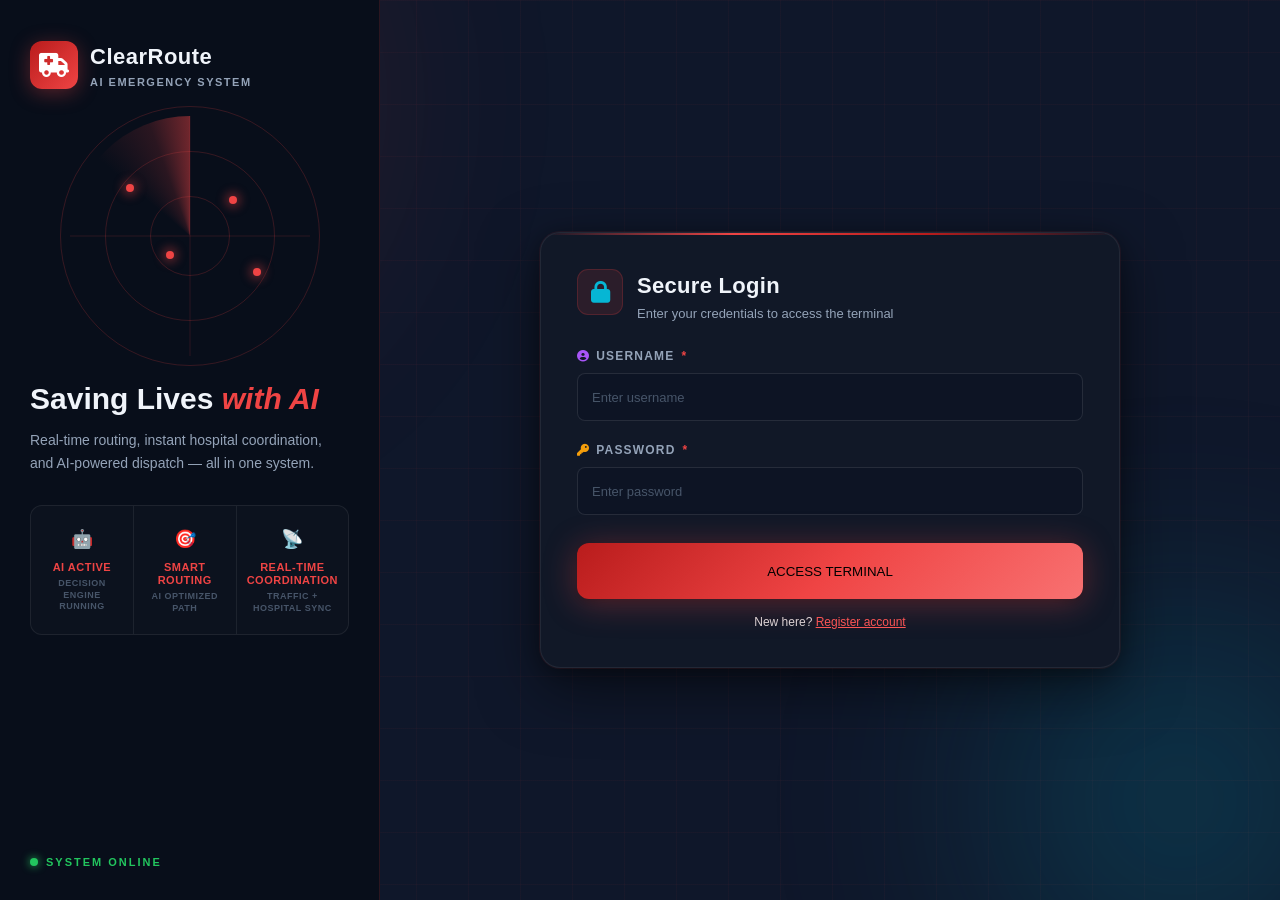
<file: templates/login.html>
<!DOCTYPE html>
<html>
<head>
  <title>Login - ClearRoute AI</title>
  <link rel="stylesheet" href="https://cdnjs.cloudflare.com/ajax/libs/font-awesome/6.4.0/css/all.min.css">
  <link rel="stylesheet" href="/static/style.css">
</head>
<body class="auth-page">
  <div class="bg-layer">
    <div class="bg-grid"></div>
    <div class="bg-orb bg-orb--red"></div>
    <div class="bg-orb bg-orb--blue"></div>
  </div>
<div class="page">

  <!-- LEFT PANEL -->
    <div class="panel panel--brand">
      <div class="logo">
        <div class="logo__mark"><i class="fas fa-ambulance"></i></div>
        <div>
          <div class="logo__name">ClearRoute</div>
          <span class="logo__sub">AI EMERGENCY SYSTEM</span>
        </div>
      </div>

      <!-- Radar -->
      <div class="radar">
        <div class="radar__outer"></div>
        <div class="radar__mid"></div>
        <div class="radar__inner"></div>
        <div class="radar__cross radar__cross--h"></div>
        <div class="radar__cross radar__cross--v"></div>
        <div class="radar__sweep"></div>
        <div class="radar__blip" style="--x:68%;--y:35%;--delay:0s"></div>
        <div class="radar__blip" style="--x:42%;--y:58%;--delay:0.8s"></div>
        <div class="radar__blip" style="--x:78%;--y:65%;--delay:1.6s"></div>
        <div class="radar__blip" style="--x:25%;--y:30%;--delay:0.4s"></div>
      </div>

      <!-- Brand Copy -->
      <div class="brand-copy">
        <h1 class="brand-copy__headline">
          Saving Lives <em>with AI</em>
        </h1>
        <p class="brand-copy__body">
          Real-time routing, instant hospital coordination, and AI-powered dispatch — all in one system.
        </p>
      </div>

      <!-- Feature Cards -->
      <div class="feature-cards">
        <div class="feature-card">
          <div class="feature-card__icon">🤖</div>
          <div class="feature-card__title">AI ACTIVE</div>
          <div class="feature-card__sub">DECISION ENGINE RUNNING</div>
        </div>
        <div class="feature-card">
          <div class="feature-card__icon">🎯</div>
          <div class="feature-card__title">SMART ROUTING</div>
          <div class="feature-card__sub">AI OPTIMIZED PATH</div>
        </div>
        <div class="feature-card">
          <div class="feature-card__icon">📡</div>
          <div class="feature-card__title">REAL-TIME COORDINATION</div>
          <div class="feature-card__sub">TRAFFIC + HOSPITAL SYNC</div>
        </div>
      </div>

      <!-- Live badge -->
      <div class="live-badge">
        <div class="live-badge__dot"></div>
        <span class="live-badge__txt">SYSTEM ONLINE</span>
      </div>
    </div>

    <!-- RIGHT PANEL -->
    <div class="panel panel--form">
      <div class="card card--auth login-card">

        <div class="card-head">
          <div class="card-head__badge"><i class="fas fa-lock" style="color: var(--cyan);"></i></div>
          <div>
            <div class="card-head__title">Secure Login</div>
            <div class="card-head__sub">Enter your credentials to access the terminal</div>
          </div>
        </div>

        <form id="loginForm">
          <div class="fgroup">
            <label class="flabel"><i class="fas fa-user-circle" style="color: #a855f7;"></i> Username <span class="flabel__req">*</span></label>
            <input id="username" class="finput" placeholder="Enter username" required>
          </div>

          <div class="fgroup">
            <label class="flabel"><i class="fas fa-key" style="color: #f59e0b;"></i> Password <span class="flabel__req">*</span></label>
            <input id="password" type="password" class="finput" placeholder="Enter password" required>
          </div>

          <button type="submit" class="btn-submit">
            ACCESS TERMINAL
          </button>
        </form>

        <p class="form-footer-note">
          New here? <a class="linker" href="/signup-page">Register account</a>
        </p>

      </div>
    </div>

</div>

<script>
document.getElementById("loginForm").addEventListener("submit", function(e) {
  e.preventDefault();
  fetch("/login", {
    method:"POST",
    headers:{"Content-Type":"application/json"},
    body: JSON.stringify({
      username: document.getElementById("username").value,
      password: document.getElementById("password").value
    })
  })
  .then(r=>r.json())
  .then(d=>{
    if(d.status==="success"){
      window.location.href = "/dashboard";
    } else {
      alert("Invalid login credentials");
    }
  })
  .catch(err => {
    console.error(err);
    alert("Login failed due to a network error.");
  });
});
</script>

</body>
</html>
</file>
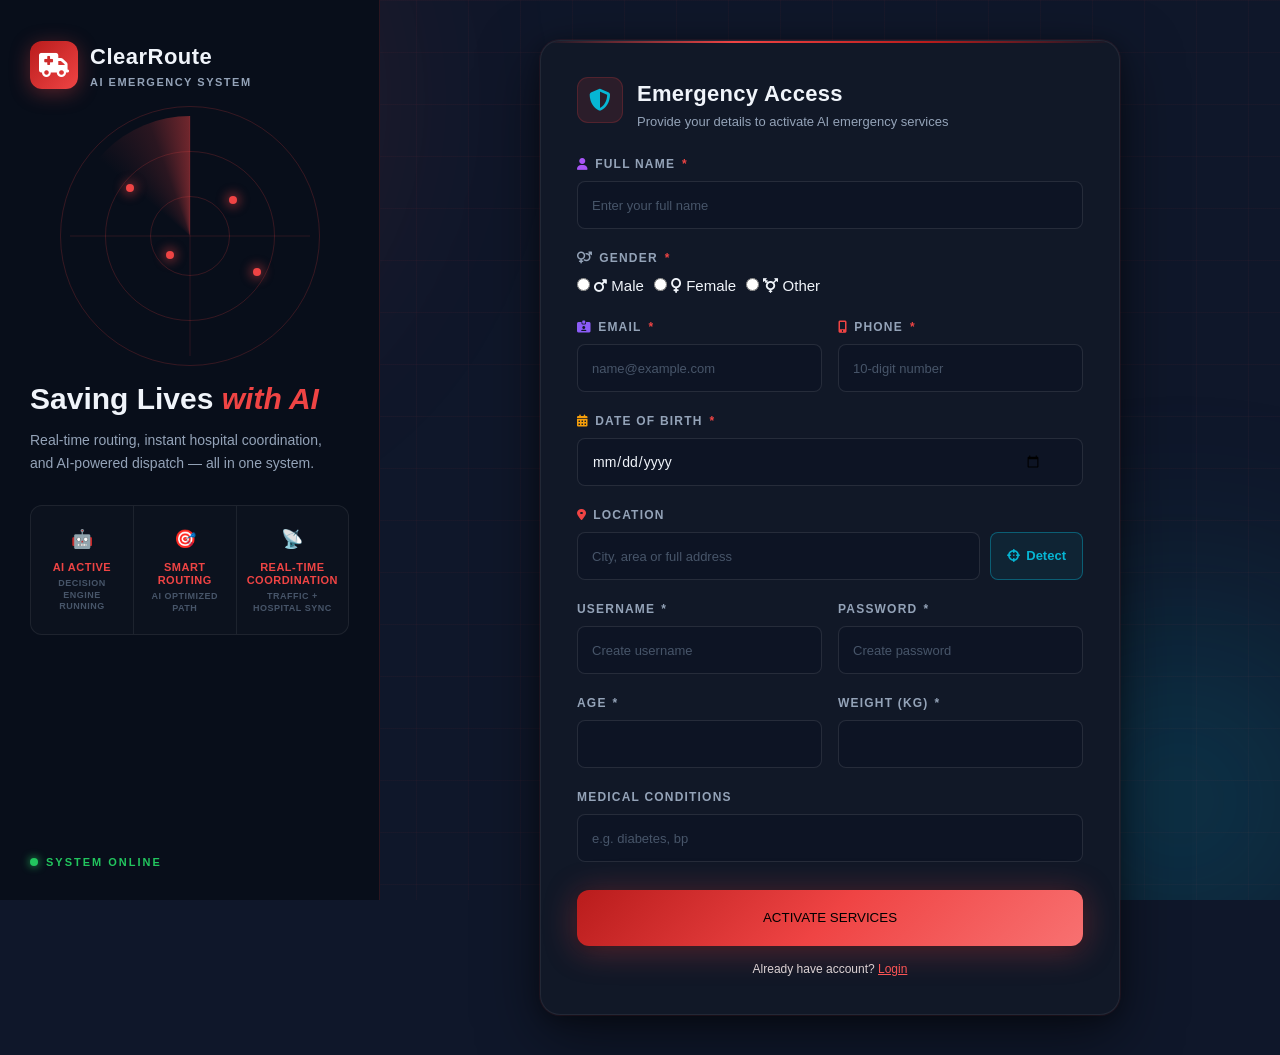
<file: templates/signup.html>
<!DOCTYPE html>
<html>
<head>
  <title>Signup - ClearRoute AI</title>
  <link rel="stylesheet" href="https://cdnjs.cloudflare.com/ajax/libs/font-awesome/6.4.0/css/all.min.css">
  <link rel="stylesheet" href="/static/style.css">
</head>

<body class="auth-page">
  <div class="bg-layer">
    <div class="bg-grid"></div>
    <div class="bg-orb bg-orb--red"></div>
    <div class="bg-orb bg-orb--blue"></div>
  </div>
  <div class="page">

    <!-- LEFT PANEL -->
    <div class="panel panel--brand">
      <div class="logo">
        <div class="logo__mark"><i class="fas fa-ambulance"></i></div>
        <div>
          <div class="logo__name">ClearRoute</div>
          <span class="logo__sub">AI EMERGENCY SYSTEM</span>
        </div>
      </div>

      <!-- Radar -->
      <div class="radar">
        <div class="radar__outer"></div>
        <div class="radar__mid"></div>
        <div class="radar__inner"></div>
        <div class="radar__cross radar__cross--h"></div>
        <div class="radar__cross radar__cross--v"></div>
        <div class="radar__sweep"></div>
        <div class="radar__blip" style="--x:68%;--y:35%;--delay:0s"></div>
        <div class="radar__blip" style="--x:42%;--y:58%;--delay:0.8s"></div>
        <div class="radar__blip" style="--x:78%;--y:65%;--delay:1.6s"></div>
        <div class="radar__blip" style="--x:25%;--y:30%;--delay:0.4s"></div>
      </div>

      <!-- Brand Copy -->
      <div class="brand-copy">
        <h1 class="brand-copy__headline">
          Saving Lives <em>with AI</em>
        </h1>
        <p class="brand-copy__body">
          Real-time routing, instant hospital coordination, and AI-powered dispatch — all in one system.
        </p>
      </div>

      <!-- Feature Cards -->
      <div class="feature-cards">
        <div class="feature-card">
          <div class="feature-card__icon">🤖</div>
          <div class="feature-card__title">AI ACTIVE</div>
          <div class="feature-card__sub">DECISION ENGINE RUNNING</div>
        </div>
        <div class="feature-card">
          <div class="feature-card__icon">🎯</div>
          <div class="feature-card__title">SMART ROUTING</div>
          <div class="feature-card__sub">AI OPTIMIZED PATH</div>
        </div>
        <div class="feature-card">
          <div class="feature-card__icon">📡</div>
          <div class="feature-card__title">REAL-TIME COORDINATION</div>
          <div class="feature-card__sub">TRAFFIC + HOSPITAL SYNC</div>
        </div>
      </div>

      <!-- Live badge -->
      <div class="live-badge">
        <div class="live-badge__dot"></div>
        <span class="live-badge__txt">SYSTEM ONLINE</span>
      </div>
    </div>

    <!-- RIGHT PANEL -->
    <div class="panel panel--form">
      <div class="card card--auth">

        <div class="card-head">
          <div class="card-head__badge"><i class="fas fa-shield-alt" style="color: var(--cyan);"></i></div>
          <div>
            <div class="card-head__title">Emergency Access</div>
            <div class="card-head__sub">Provide your details to activate AI emergency services</div>
          </div>
        </div>

        <form id="signupForm">
          <!-- BASIC -->
          <div class="fgroup">
            <label class="flabel"><i class="fas fa-user" style="color: #a855f7;"></i> FULL NAME <span class="flabel__req">*</span></label>
            <input id="name" class="finput" placeholder="Enter your full name" required>
          </div>

          <div class="fgroup">
            <label class="flabel"><i class="fas fa-venus-mars" style="color: #94a3b8;"></i> GENDER <span class="flabel__req">*</span></label>
            <div class="gender-grid">
              <label class="gender-option">
                <input type="radio" name="gender" value="Male" required>
                <span class="gender-btn"><i class="fas fa-mars"></i> Male</span>
              </label>
              <label class="gender-option">
                <input type="radio" name="gender" value="Female">
                <span class="gender-btn"><i class="fas fa-venus"></i> Female</span>
              </label>
              <label class="gender-option">
                <input type="radio" name="gender" value="Other">
                <span class="gender-btn"><i class="fas fa-transgender"></i> Other</span>
              </label>
            </div>
          </div>

          <div class="fcols">
            <div class="fgroup">
              <label class="flabel"><i class="fas fa-id-card-clip" style="color: #8b5cf6;"></i> EMAIL <span class="flabel__req">*</span></label>
              <input id="email" type="email" class="finput" placeholder="name@example.com" required>
            </div>
            <div class="fgroup">
              <label class="flabel"><i class="fas fa-mobile-screen-button" style="color: #ef4444;"></i> PHONE <span class="flabel__req">*</span></label>
              <input id="mobile" type="tel" class="finput" pattern="[0-9]{10}" placeholder="10-digit number" required>
            </div>
          </div>

          <div class="fgroup">
            <label class="flabel"><i class="fas fa-calendar-alt" style="color: #f59e0b;"></i> DATE OF BIRTH <span class="flabel__req">*</span></label>
            <input id="dob" type="date" class="finput" required>
          </div>

          <div class="fgroup">
            <label class="flabel"><i class="fas fa-map-marker-alt" style="color: #ef4444;"></i> LOCATION</label>
            <div class="loc-row">
              <input id="location" class="finput" placeholder="City, area or full address" required>
              <button type="button" class="btn-gps" onclick="detectLocation()">
                <i class="fas fa-crosshairs"></i> Detect
              </button>
            </div>
          </div>

          <div class="fcols">
            <div class="fgroup">
              <label class="flabel">Username <span>*</span></label>
              <input id="username" class="finput" placeholder="Create username" required>
            </div>
            <div class="fgroup">
              <label class="flabel">Password <span>*</span></label>
              <input id="password" type="password" class="finput" placeholder="Create password" required>
            </div>
          </div>

          <div class="fcols">
            <div class="fgroup">
              <label class="flabel">Age <span>*</span></label>
              <input id="age" class="finput" type="number" min="0" step="1" required>
            </div>
            <div class="fgroup">
              <label class="flabel">Weight (kg) <span>*</span></label>
              <input id="weight" class="finput" type="number" min="0" step="0.1" required>
            </div>
          </div>

          <div class="fgroup">
            <label class="flabel">Medical Conditions</label>
            <input id="diseases" class="finput" placeholder="e.g. diabetes, bp" required>
          </div>

          <button type="submit" class="btn-submit">
            ACTIVATE SERVICES
          </button>
        </form>

        <p class="form-footer-note">
          Already have account? <a class="linker" href="/">Login</a>
        </p>

      </div>
    </div>

  </div>

  <script>
    function detectLocation() {
      const locInput = document.getElementById("location");
      const detectBtn = document.querySelector(".btn-gps");
      const originalBtnHtml = detectBtn.innerHTML;
      
      detectBtn.innerHTML = '<i class="fas fa-spinner fa-spin"></i> Detecting...';
      detectBtn.disabled = true;
      detectBtn.classList.add("loading");
      locInput.placeholder = "Waiting for GPS permission...";

      if (navigator.geolocation) {
        navigator.geolocation.getCurrentPosition(
          (pos) => {
            locInput.value = `${pos.coords.latitude.toFixed(6)}, ${pos.coords.longitude.toFixed(6)}`;
            detectBtn.innerHTML = originalBtnHtml;
            detectBtn.disabled = false;
            detectBtn.classList.remove("loading");
            locInput.style.borderColor = "var(--cyan)";
          },
          (err) => {
            let msg = "Could not detect location.";
            if (err.code === 1) msg = "Location permission denied. Using AI Mock Location for demo.";
            else if (err.code === 2) msg = "Position unavailable. Using AI Mock Location.";
            else if (err.code === 3) msg = "Detection timed out. Using AI Mock Location.";
            
            // AUTO MOCK FALLBACK
            const mockLat = 22.5726 + (Math.random() - 0.5) * 0.02;
            const mockLng = 88.3639 + (Math.random() - 0.5) * 0.02;
            locInput.value = `${mockLat.toFixed(6)}, ${mockLng.toFixed(6)}`;
            
            alert(msg);
            detectBtn.innerHTML = originalBtnHtml;
            detectBtn.disabled = false;
            detectBtn.classList.remove("loading");
            locInput.style.borderColor = "var(--amber)";
          },
          { timeout: 10000, enableHighAccuracy: true }
        );
      } else {
        alert("Geolocation is not supported by this browser.");
        detectBtn.innerHTML = originalBtnHtml;
        detectBtn.disabled = false;
        detectBtn.classList.remove("loading");
      }
    }

    document.getElementById("signupForm").addEventListener("submit", function(e) {
      e.preventDefault();
      
      // Get selected gender
      const genderEl = document.querySelector('input[name="gender"]:checked');
      const gender = genderEl ? genderEl.value : "";

      fetch("/signup", {
        method: "POST",
        headers: { "Content-Type": "application/json" },
        body: JSON.stringify({
          username: document.getElementById("username").value,
          password: document.getElementById("password").value,
          email: document.getElementById("email").value,
          mobile: document.getElementById("mobile").value,
          name: document.getElementById("name").value,
          age: document.getElementById("age").value,
          gender: gender,
          location: document.getElementById("location").value,
          diseases: document.getElementById("diseases").value,
          weight: document.getElementById("weight").value
        })
      })
        .then(r => r.json())
        .then(d => {
          if (d.status === "success") {
            alert("Account created!");
            window.location.href = "/";
          } else {
            alert("Signup failed: " + (d.message || "Unknown error"));
          }
        })
        .catch(err => {
          console.error("Signup error details:", err);
          alert("Signup failed: " + err.message);
        });
    });
  </script>

</body>

</html>
</file>
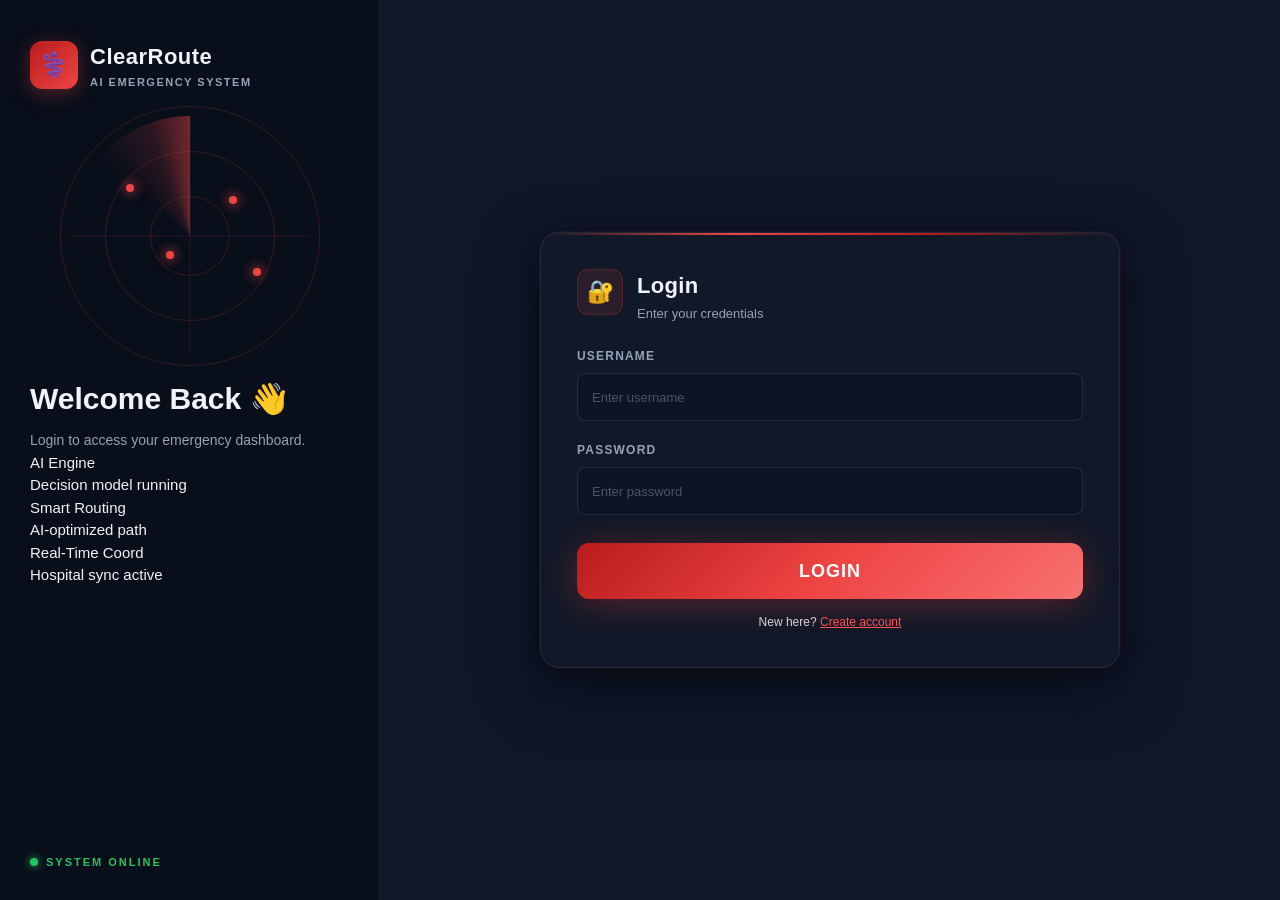
<file: ClearRoute/templates/login.html>
<!DOCTYPE html>
<html>
<head>
  <title>Login - ClearRoute AI</title>
  <link rel="stylesheet" href="/static/style.css">
</head>
<body>

<div class="page">

  <!-- LEFT PANEL -->
  <div class="panel panel--brand">
    <div class="logo">
      <div class="logo__mark">⚕️</div>
      <div>
        <div class="logo__name">ClearRoute</div>
        <span class="logo__sub">AI EMERGENCY SYSTEM</span>
      </div>
    </div>
  <!-- Radar -->
    <div class="radar">
      <div class="radar__outer"></div>
      <div class="radar__mid"></div>
      <div class="radar__inner"></div>
      <div class="radar__cross radar__cross--h"></div>
      <div class="radar__cross radar__cross--v"></div>
      <div class="radar__sweep"></div>
      <div class="radar__blip" style="--x:68%;--y:35%;--delay:0s"></div>
      <div class="radar__blip" style="--x:42%;--y:58%;--delay:0.8s"></div>
      <div class="radar__blip" style="--x:78%;--y:65%;--delay:1.6s"></div>
      <div class="radar__blip" style="--x:25%;--y:30%;--delay:0.4s"></div>
    </div>
  <!-- brand-copy -->
    <div class="brand-copy">
      <h1 class="brand-copy__headline">
        Welcome Back 👋
      </h1>
      <p class="brand-copy__body">
        Login to access your emergency dashboard.
      </p>
    </div>
     <!-- Status indicators -->
    <div class="status-pills">
      <div class="s-status">
        <div class="s-status__dot s-status__dot--green"></div>
        <div class="s-status__info">
          <div class="s-status__label">AI Engine</div>
          <div class="s-status__sub">Decision model running</div>
        </div>
      </div>
      <div class="s-status">
        <div class="s-status__dot s-status__dot--red"></div>
        <div class="s-status__info">
          <div class="s-status__label">Smart Routing</div>
          <div class="s-status__sub">AI-optimized path</div>
        </div>
      </div>
      <div class="s-status">
        <div class="s-status__dot s-status__dot--cyan"></div>
        <div class="s-status__info">
          <div class="s-status__label">Real-Time Coord</div>
          <div class="s-status__sub">Hospital sync active</div>
        </div>
      </div>
    </div>
 
    <!-- Live badge -->
    <div class="live-badge">
      <div class="live-badge__dot"></div>
      <span class="live-badge__txt">SYSTEM ONLINE</span>
    </div>
  </div>

  <!-- RIGHT PANEL -->
  <div class="panel panel--form">
    <div class="card">

      <div class="card-head">
        <div class="card-head__badge">🔐</div>
        <div>
          <div class="card-head__title">Login</div>
          <div class="card-head__sub">Enter your credentials</div>
        </div>
      </div>

      <div class="fgroup">
        <label class="flabel">Username</label>
        <input id="username" class="finput" placeholder="Enter username">
      </div>

      <div class="fgroup">
        <label class="flabel">Password</label>
        <input id="password" type="password" class="finput" placeholder="Enter password">
      </div>

      <button class="btn-submit" onclick="login()">
        <div class="btn-submit__inner">LOGIN</div>
      </button>

      <p class="form-footer-note">
        New here? <a class="linker" href="/signup-page">Create account</a>
      </p>

    </div>
  </div>

</div>

<script>
function login(){
  fetch("/login", {
    method:"POST",
    headers:{"Content-Type":"application/json"},
    body: JSON.stringify({
      username: document.getElementById("username").value,
      password: document.getElementById("password").value
    })
  })
  .then(r=>r.json())
  .then(d=>{
    if(d.status==="success"){
      window.location.href = "/dashboard";
    } else {
      alert("Invalid login");
    }
  });
}
</script>

</body>
</html>
</file>
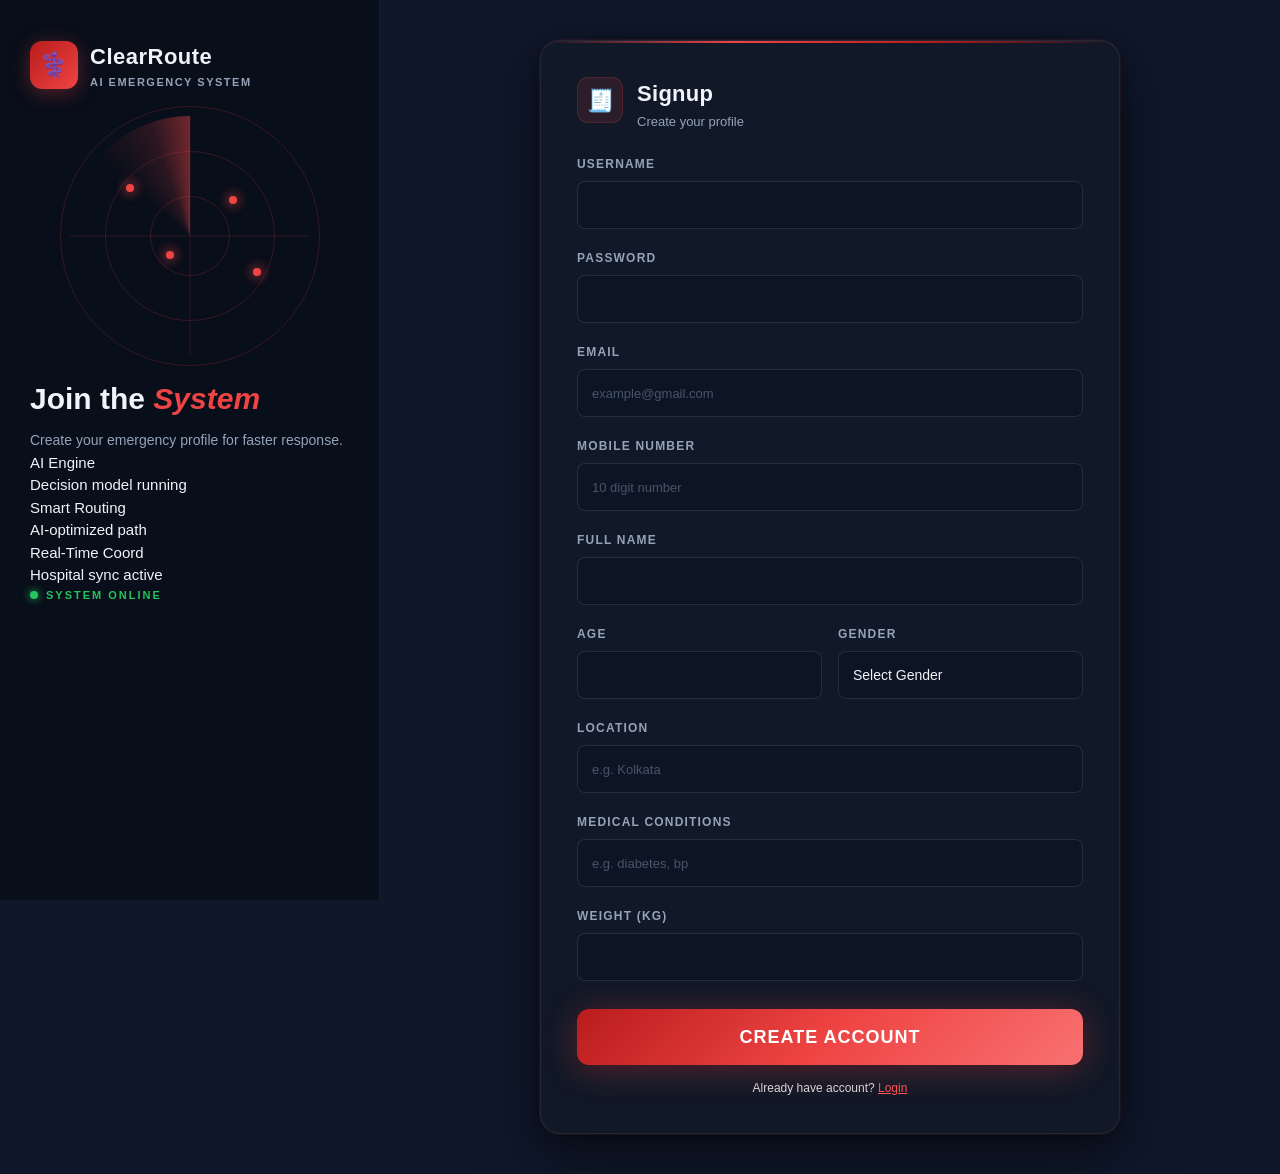
<file: ClearRoute/templates/signup.html>
<!DOCTYPE html>
<html>
<head>
  <title>Signup - ClearRoute AI</title>
  <link rel="stylesheet" href="/static/style.css">
</head>

<body>

  <div class="page">

    <!-- LEFT PANEL -->
    <div class="panel panel--brand">
      <div class="logo">
        <div class="logo__mark">⚕️</div>
        <div>
          <div class="logo__name">ClearRoute</div>
          <span class="logo__sub">AI EMERGENCY SYSTEM</span>
        </div>
      </div>
      <!-- Radar -->
      <div class="radar">
        <div class="radar__outer"></div>
        <div class="radar__mid"></div>
        <div class="radar__inner"></div>
        <div class="radar__cross radar__cross--h"></div>
        <div class="radar__cross radar__cross--v"></div>
        <div class="radar__sweep"></div>
        <div class="radar__blip" style="--x:68%;--y:35%;--delay:0s"></div>
        <div class="radar__blip" style="--x:42%;--y:58%;--delay:0.8s"></div>
        <div class="radar__blip" style="--x:78%;--y:65%;--delay:1.6s"></div>
        <div class="radar__blip" style="--x:25%;--y:30%;--delay:0.4s"></div>
      </div>
      <!-- Brand Copy  -->
      <div class="brand-copy">
        <h1 class="brand-copy__headline">
          Join the <em>System</em>
        </h1>
        <p class="brand-copy__body">
          Create your emergency profile for faster response.
        </p>
      </div>
      <!-- Status indicators -->
      <div class="status-pills">
        <div class="s-status">
          <div class="s-status__dot s-status__dot--green"></div>
          <div class="s-status__info">
            <div class="s-status__label">AI Engine</div>
            <div class="s-status__sub">Decision model running</div>
          </div>
        </div>
        <div class="s-status">
          <div class="s-status__dot s-status__dot--red"></div>
          <div class="s-status__info">
            <div class="s-status__label">Smart Routing</div>
            <div class="s-status__sub">AI-optimized path</div>
          </div>
        </div>
        <div class="s-status">
          <div class="s-status__dot s-status__dot--cyan"></div>
          <div class="s-status__info">
            <div class="s-status__label">Real-Time Coord</div>
            <div class="s-status__sub">Hospital sync active</div>
          </div>
        </div>

        <!-- Live badge -->
        <div class="live-badge">
          <div class="live-badge__dot"></div>
          <span class="live-badge__txt">SYSTEM ONLINE</span>
        </div>
      </div>


    </div>

    <!-- RIGHT PANEL -->
    <div class="panel panel--form">
      <div class="card">

        <div class="card-head">
          <div class="card-head__badge">🧾</div>
          <div>
            <div class="card-head__title">Signup</div>
            <div class="card-head__sub">Create your profile</div>
          </div>
        </div>

        <!-- BASIC -->
        <div class="fgroup">
          <label class="flabel">Username</label>
          <input id="username" class="finput">
        </div>

        <div class="fgroup">
          <label class="flabel">Password</label>
          <input id="password" type="password" class="finput">
        </div>

        <div class="fgroup">
          <label class="flabel">Email</label>
          <input id="email" type="email" class="finput" placeholder="example@gmail.com" required>
        </div>

        <div class="fgroup">
          <label class="flabel">Mobile Number</label>
          <input id="mobile" type="tel" class="finput" pattern="[0-9]{10}" placeholder="10 digit number" required>
        </div>

        <div class="fgroup">
          <label class="flabel">Full Name</label>
          <input id="name" class="finput">
        </div>

        <div class="fcols">
          <div class="fgroup">
            <label class="flabel">Age</label>
            <input id="age" class="finput" type="number" min="0" step="1" inputmode="numeric" required>
          </div>

          <div class="fgroup">
            <label class="flabel">Gender</label>
            <select id="gender" class="finput" required>
              <option value="">Select Gender</option>
              <option value="Male">Male</option>
              <option value="Female">Female</option>
              <option value="Other">Other</option>
            </select>
          </div>
        </div>

        <div class="fgroup">
          <label class="flabel">Location</label>
          <input id="location" class="finput" placeholder="e.g. Kolkata">
        </div>

        <div class="fgroup">
          <label class="flabel">Medical Conditions</label>
          <input id="diseases" class="finput" placeholder="e.g. diabetes, bp">
        </div>

        <div class="fgroup">
          <label class="flabel">Weight (kg)</label>
          <input id="weight" class="finput" type="number" min="0" step="0.1" inputmode="decimal" required>
        </div>

        <button class="btn-submit" onclick="signup()">
          <div class="btn-submit__inner">CREATE ACCOUNT</div>
        </button>

        <p class="form-footer-note">
          Already have account? <a class="linker" href="/">Login</a>
        </p>

      </div>
    </div>

  </div>

  <script>
    function signup() {
      fetch("/signup", {
        method: "POST",
        headers: { "Content-Type": "application/json" },
        body: JSON.stringify({
          username: document.getElementById("username").value,
          password: document.getElementById("password").value,
          email: document.getElementById("email").value,
          mobile: document.getElementById("mobile").value,
          name: document.getElementById("name").value,
          age: document.getElementById("age").value,
          gender: document.getElementById("gender").value,
          location: document.getElementById("location").value,
          diseases: document.getElementById("diseases").value,
          weight: document.getElementById("weight").value
        })
      })
        .then(r => r.json())
        .then(d => {
          alert("Account created!");
          window.location.href = "/";
        })
        .catch(err => {
          console.error(err);
          alert("Signup failed");
        });
    }
  </script>

</body>

</html>
</file>
<file: static/style.css>
:root {
  --bg: #0b0f19;
  --panel-bg: rgba(15, 23, 42, 0.75);
  --cyan: #06b6d4;
  --cyan-glow: rgba(6, 182, 212, 0.5);
  --red: #ef4444;
  --red-glow: rgba(239, 68, 68, 0.5);
  --green: #10b981;
  --text: #f8fafc;
  --text-dim: #94a3b8;
  --font-main: 'Inter', sans-serif;
  --font-mono: 'Orbitron', sans-serif;
}

* { box-sizing: border-box; margin: 0; padding: 0; }
body { font-family: var(--font-main); color: var(--text); overflow: hidden; background: var(--bg); }

#map { position: absolute; top: 0; left: 0; width: 100vw; height: 100vh; z-index: 1; }
/* Dark map filter trick to make standard Leaflet tiles look like a sleek dark mode dashboard */
.leaflet-layer, .leaflet-control-zoom-in, .leaflet-control-zoom-out, .leaflet-control-attribution { filter: invert(100%) hue-rotate(180deg) brightness(95%) contrast(90%); }

.overlay-ui { position: absolute; top: 0; left: 0; width: 100vw; height: 100vh; pointer-events: none; z-index: 10; display: flex; flex-direction: column; justify-content: space-between; padding: 20px; }

.glass-panel { background: var(--panel-bg); backdrop-filter: blur(16px); -webkit-backdrop-filter: blur(16px); border: 1px solid rgba(255,255,255,0.1); border-radius: 12px; pointer-events: auto; box-shadow: 0 8px 32px rgba(0,0,0,0.3); }

header { display: flex; justify-content: space-between; align-items: center; padding: 12px 24px; border-top: 2px solid var(--cyan); }
.logo { font-family: var(--font-mono); font-size: 1.5rem; font-weight: 700; color: #fff; display: flex; align-items: center; gap: 10px; }
.pulse-dot { width: 12px; height: 12px; background: var(--cyan); border-radius: 50%; box-shadow: 0 0 10px var(--cyan); animation: pulse 2s infinite; }
@keyframes pulse { 0% { box-shadow: 0 0 0 0 var(--cyan-glow); } 70% { box-shadow: 0 0 0 10px rgba(0,0,0,0); } 100% { box-shadow: 0 0 0 0 rgba(0,0,0,0); } }

.header-status { display: flex; gap: 20px; align-items: center; font-family: var(--font-mono); }
.status-badge.online { color: var(--green); border: 1px solid var(--green); padding: 4px 8px; border-radius: 4px; font-size: 0.8rem; }

.panel { padding: 24px; }
.left-panel { width: 380px; position: absolute; left: 20px; top: 80px; border-top: 2px solid var(--cyan); }
.right-panel { width: 380px; position: absolute; right: 20px; top: 80px; border-top: 2px solid var(--red); max-height: calc(100vh - 120px); overflow-y: auto; }
.terminal-panel { width: 450px; position: absolute; left: 20px; bottom: 20px; height: 250px; display: flex; flex-direction: column; padding: 0; font-family: monospace; border: 1px solid var(--cyan); }

.terminal-header { background: rgba(6, 182, 212, 0.2); padding: 8px 12px; font-weight: bold; border-bottom: 1px solid var(--cyan); display: flex; justify-content: space-between;}
.terminal-content { padding: 12px; flex-grow: 1; overflow-y: auto; font-size: 0.9rem; color: var(--cyan); display: flex; flex-direction: column; gap: 6px; }
.terminal-content span.highlight { color: #fff; background: var(--cyan); padding: 0 4px; border-radius: 2px; }

h2 { font-family: var(--font-mono); font-size: 1.2rem; margin-bottom: 20px; color: #fff; text-transform: uppercase; letter-spacing: 1px; }

.input-group { margin-bottom: 20px; }
.input-group label { display: block; font-size: 0.85rem; color: var(--text-dim); margin-bottom: 8px; text-transform: uppercase; letter-spacing: 0.5px; }
input[type="text"] { width: 100%; background: rgba(0,0,0,0.5); border: 1px solid rgba(255,255,255,0.2); color: #fff; padding: 12px; border-radius: 6px; outline: none; transition: 0.3s; }
input[type="text"]:focus { border-color: var(--cyan); box-shadow: 0 0 8px var(--cyan-glow); }

.hosp-select { width: 100%; background: rgba(0,0,0,0.5); border: 1px solid rgba(255,255,255,0.2); color: #fff; padding: 12px; border-radius: 6px; outline: none; transition: 0.3s; appearance: none; }
.hosp-select:focus { border-color: var(--cyan); box-shadow: 0 0 8px var(--cyan-glow); }
.hosp-select option { background: var(--bg); color: #fff; }

.loc-row, .cond-row { display: flex; gap: 8px; }
.btn-icon { background: rgba(255,255,255,0.1); border: 1px solid rgba(255,255,255,0.2); color: #fff; border-radius: 6px; padding: 0 12px; cursor: pointer; transition: 0.3s; font-size: 1.2rem; }
.btn-icon:hover { background: rgba(255,255,255,0.2); }
.voice-btn.recording { background: var(--red); box-shadow: 0 0 15px var(--red-glow); animation: pulse-red 1.5s infinite; border-color: var(--red); }

.quick-pills { display: flex; flex-wrap: wrap; gap: 8px; margin-top: 10px; }
.pill { font-size: 0.75rem; padding: 6px 12px; background: rgba(255,255,255,0.1); border-radius: 12px; cursor: pointer; transition: 0.2s; border: 1px solid transparent; }
.pill:hover { background: rgba(255,255,255,0.2); border-color: var(--cyan); }

.dropzone { border: 2px dashed rgba(255,255,255,0.2); border-radius: 8px; padding: 20px; text-align: center; cursor: pointer; transition: 0.3s; }
.dropzone:hover { border-color: var(--cyan); background: rgba(6, 182, 212, 0.05); }
.dz-icon { font-size: 2rem; margin-bottom: 8px; }
.dz-title { font-size: 0.9rem; color: var(--text-dim); }

.btn-glow { width: 100%; padding: 16px; border: none; border-radius: 8px; font-family: var(--font-mono); font-weight: 700; font-size: 1rem; cursor: pointer; text-transform: uppercase; letter-spacing: 1px; color: #fff; background: var(--red); box-shadow: 0 0 20px var(--red-glow); transition: 0.3s; margin-top: 10px;}
.btn-glow:hover:not(:disabled) { transform: translateY(-2px); box-shadow: 0 0 30px var(--red); }
.btn-glow:disabled { opacity: 0.6; cursor: not-allowed; box-shadow: none; animation: none; }
@keyframes pulse-red { 0% { box-shadow: 0 0 0 0 var(--red-glow); } 70% { box-shadow: 0 0 0 15px rgba(0,0,0,0); } 100% { box-shadow: 0 0 0 0 rgba(0,0,0,0); } }

/* Right Panel Dash */
.mission-header { display: flex; justify-content: space-between; align-items: center; margin-bottom: 20px; }
.dash-card { background: rgba(0,0,0,0.4); border: 1px solid rgba(255,255,255,0.1); border-radius: 8px; padding: 16px; margin-bottom: 16px; }
.dash-card h3 { font-size: 0.9rem; color: var(--cyan); margin-bottom: 8px; text-transform: uppercase; font-family: var(--font-mono); }
.dash-card h4 { font-size: 1.1rem; margin-bottom: 4px; }
.dash-card p { font-size: 0.85rem; color: var(--text-dim); }

.bed-stats, .route-stats { display: flex; gap: 20px; margin-top: 12px; }
.stat { display: flex; flex-direction: column; }
.stat .val { font-size: 1.5rem; font-weight: 700; font-family: var(--font-mono); }
.stat .val.highlight { color: var(--cyan); }
.stat .lbl { font-size: 0.7rem; text-transform: uppercase; color: var(--text-dim); }

.sev-badge { padding: 6px 12px; border-radius: 4px; font-weight: bold; font-family: var(--font-mono); background: var(--red); color: #fff; letter-spacing: 1px; }

.alert-box { padding: 12px; border-radius: 6px; font-size: 0.85rem; margin-top: 12px; }
.alert-box.warning { background: rgba(245, 158, 11, 0.2); border: 1px solid #f59e0b; color: #fcd34d; }

.ai-msg { 
  margin-top: 8px; padding: 12px; border-radius: 6px; 
  font-size: 0.85rem; line-height: 1.5;
  background: rgba(6, 182, 212, 0.08); 
  border: 1px solid rgba(6, 182, 212, 0.2); 
  color: var(--txt);
}
.ai-msg.warning { 
  background: rgba(245, 158, 11, 0.1); 
  border-color: rgba(245, 158, 11, 0.3); 
  color: #fcd34d; 
}
.ai-msg.danger { 
  background: rgba(239, 68, 68, 0.1); 
  border-color: rgba(239, 68, 68, 0.3); 
  color: #fca5a5; 
}
.ai-report-group { margin-bottom: 12px; }
.ai-report-group .lbl { font-size: 0.75rem; text-transform: uppercase; color: var(--text-dim); font-family: var(--font-mono); }

.hidden { display: none !important; }

/* IoT Overlay */
.iot-overlay { position: absolute; bottom: 40px; left: 50%; transform: translateX(-50%); z-index: 100; pointer-events: none;}
.signal-alert { background: rgba(16, 185, 129, 0.9); color: #fff; padding: 12px 24px; border-radius: 30px; font-family: var(--font-mono); font-weight: 600; box-shadow: 0 0 20px rgba(16, 185, 129, 0.6); display: flex; align-items: center; gap: 10px; animation: slideUp 0.5s cubic-bezier(0.175, 0.885, 0.32, 1.275); }
@keyframes slideUp { from { transform: translateY(50px); opacity: 0; } to { transform: translateY(0); opacity: 1; } }

/* Leaflet Ambulance Icon CSS */
.ambulance-icon { font-size: 28px; filter: drop-shadow(0 0 8px red); display:flex; justify-content:center; align-items:center; }
.traffic-light { font-size: 20px; filter: drop-shadow(0 0 5px yellow); transition: all 0.3s; display:flex; justify-content:center; align-items:center; }
.traffic-light.green { filter: drop-shadow(0 0 15px lime); font-size: 24px; }
.secondary-hosp-icon { font-size: 20px; opacity: 0.7; filter: grayscale(80%); display:flex; justify-content:center; align-items:center; }


/* ════════════════════════════════════════════════════════
   ClearRoute – AI Emergency Response System
   style.css — Tactical Medical HUD Dark Theme

   Palette:
     Navy bg   #0f172a
     Card bg   #111827
     Red       #ef4444  (emergency)
     Cyan      #06b6d4  (accent / GPS)
     Green     #22c55e  (success)
     Border    rgba(255,255,255,0.08)
   ════════════════════════════════════════════════════════ */

/* ── TOKENS ─────────────────────────────────────────── */
:root {
  --bg:          #0f172a;
  --bg-panel:    #080e1a;
  --card-bg:     #111827;
  --card-border: rgba(255,255,255,0.07);
  --red:         #ef4444;
  --red-d:       #b91c1c;
  --red-glow:    rgba(239,68,68,0.35);
  --cyan:        #06b6d4;
  --cyan-glow:   rgba(6,182,212,0.30);
  --green:       #22c55e;
  --green-glow:  rgba(34,197,94,0.30);
  --amber:       #f59e0b;
  --txt:         #f0f4fa;
  --txt-muted:   #94a3b8;
  --txt-dim:     #475569;
  --input-bg:    #0d1424;
  --input-bdr:   rgba(255,255,255,0.1);
  --f-display:   'Syne', sans-serif;
  --f-body:      'Figtree', sans-serif;
  --radius-sm:   8px;
  --radius-md:   12px;
  --radius-lg:   20px;
  --trans:       0.2s ease;
}

/* ── RESET ──────────────────────────────────────────── */
*, *::before, *::after { box-sizing: border-box; margin: 0; padding: 0; }
html { height: 100%; }
body {
  min-height: 100%;
  background: var(--bg);
  color: var(--txt);
  font-family: var(--f-body);
  font-size: 15px;
  line-height: 1.5;
  overflow-x: hidden;
  overflow-y:auto;
}

/* ── AMBIENT BACKGROUND ─────────────────────────────── */
.bg-layer {
  position: fixed; inset: 0; z-index: 0; pointer-events: none;
  overflow: hidden;
}
.bg-grid {
  position: absolute; inset: 0;
  background-image:
    linear-gradient(rgba(239,68,68,0.04) 1px, transparent 1px),
    linear-gradient(90deg, rgba(239,68,68,0.04) 1px, transparent 1px);
  background-size: 52px 52px;
}
.bg-orb {
  position: absolute; border-radius: 50%;
  filter: blur(120px); opacity: 0.35;
  animation: orbFloat 12s ease-in-out infinite alternate;
}
.bg-orb--red {
  width: 600px; height: 600px;
  background: radial-gradient(circle, #ef4444, transparent 70%);
  top: -200px; left: -200px;
  animation-delay: 0s;
}
.bg-orb--blue {
  width: 500px; height: 500px;
  background: radial-gradient(circle, #06b6d4, transparent 70%);
  bottom: -150px; right: -150px;
  animation-delay: 6s;
}
@keyframes orbFloat {
  from { transform: translate(0, 0) scale(1); }
  to   { transform: translate(30px, 30px) scale(1.05); }
}

/* ── PAGE LAYOUT ────────────────────────────────────── */
.page {
  position: relative; z-index: 1;
  display: flex; min-height: 100vh;
}

/* ── SHARED PANEL BASE ──────────────────────────────── */
.panel {
  display: flex; flex-direction: column;
  padding: 40px;
}

/* ══════════════════════════════════════
   LEFT BRAND PANEL
══════════════════════════════════════ */
.panel--brand {
  flex: 0 0 380px; width: 380px;
  background: var(--bg-panel);
  border-right: 1px solid rgba(239,68,68,0.15);
  display: flex; flex-direction: column;
  align-items: flex-start; justify-content: flex-start;
  position: sticky; top: 0; height: 100vh;
  padding: 40px 30px 30px 30px;
  /* Entry animation */
  animation: slideInLeft 0.7s ease both;
}
@keyframes slideInLeft {
  from { opacity: 0; transform: translateX(-30px); }
  to   { opacity: 1; transform: translateX(0); }
}

/* Logo */
.logo {
  display: flex; align-items: center; gap: 12px;
}
.logo__mark {
  width: 48px; height: 48px; border-radius: 12px;
  background: linear-gradient(135deg, var(--red-d), var(--red));
  display: flex; align-items: center; justify-content: center;
  font-size: 24px;
  box-shadow: 0 4px 20px var(--red-glow);
}
.logo__name {
  font-family: var(--f-display);
  font-size: 22px; font-weight: 800;
  color: var(--txt); letter-spacing: 0.5px;
}
.logo__sub {
  display: block;
  font-size: 11px; color: var(--txt-muted);
  letter-spacing: 1.5px; text-transform: uppercase;
  margin-top: 1px;
}

/* Radar / sonar animation */
.radar {
  position: relative;
  width: 240px; height: 240px;
  margin: 25px auto 15px auto;
  flex-shrink: 0;
}
.radar__outer,
.radar__mid,
.radar__inner {
  position: absolute; border-radius: 50%;
  border: 1px solid rgba(239,68,68,0.2);
  top: 50%; left: 50%; transform: translate(-50%, -50%);
}
.radar__outer { width: 260px; height: 260px; }
.radar__mid   { width: 170px; height: 170px; }
.radar__inner { width: 80px;  height: 80px; }

/* Cross-hairs */
.radar__cross {
  position: absolute; background: rgba(239,68,68,0.15);
  top: 50%; left: 50%; transform: translate(-50%, -50%);
}
.radar__cross--h { width: 100%; height: 1px; }
.radar__cross--v { width: 1px; height: 100%; }

/* Sweeping beam */
.radar__sweep {
  position: absolute; inset: 0; border-radius: 50%;
  background: conic-gradient(
    from 0deg,
    transparent 0deg,
    rgba(239,68,68,0.0) 310deg,
    rgba(239,68,68,0.15) 340deg,
    rgba(239,68,68,0.45) 360deg
  );
  animation: radarSpin 4s linear infinite;
  transform-origin: center;
}
@keyframes radarSpin { to { transform: rotate(360deg); } }

/* Blip dots */
.radar__blip {
  position: absolute;
  left: var(--x); top: var(--y);
  width: 8px; height: 8px;
  border-radius: 50%;
  background: var(--red);
  box-shadow: 0 0 10px 4px var(--red-glow);
  transform: translate(-50%, -50%);
  animation: blipPulse 2s ease-in-out infinite var(--delay);
}
.radar__blip--dim  { background: rgba(239,68,68,0.5); box-shadow: 0 0 6px 2px rgba(239,68,68,0.2); }
.radar__blip--bright { background: #fca5a5; }
@keyframes blipPulse {
  0%,100% { opacity: 1; transform: translate(-50%,-50%) scale(1); }
  50%      { opacity: 0.4; transform: translate(-50%,-50%) scale(0.6); }
}

/* Brand copy */
.brand-copy { width: 100%; margin-top: 10px; }
.brand-copy__headline {
  font-family: var(--f-display);
  font-size: 30px; font-weight: 800;
  line-height: 1.2; color: var(--txt);
  margin-bottom: 12px;
}
.brand-copy__headline em {
  color: var(--red); font-style: italic;
}
.brand-copy__body {
  font-size: 14px; color: var(--txt-muted); line-height: 1.65;
}

/* Feature cards row */
.feature-cards {
  display: flex; width: 100%;
  margin-top: 30px; margin-bottom: 20px;
  background: rgba(255,255,255,0.02);
  border: 1px solid var(--card-border);
  border-radius: var(--radius-md);
  overflow: hidden;
}
.feature-card {
  flex: 1; padding: 20px 10px; text-align: center;
  border-right: 1px solid var(--card-border);
  transition: all var(--trans);
}
.feature-card:last-child {
  border-right: none;
}
.feature-card:hover {
  background: rgba(255,255,255,0.04);
}
.feature-card__icon {
  font-size: 18px; margin-bottom: 8px;
}
.feature-card__title {
  display: block; font-family: var(--f-display);
  font-size: 11px; font-weight: 700;
  color: var(--red); margin-bottom: 4px;
  letter-spacing: 0.5px; line-height: 1.2; text-transform: uppercase;
}
.feature-card__sub {
  display: block; font-size: 9px;
  color: var(--txt-dim); letter-spacing: 0.5px;
  text-transform: uppercase; line-height: 1.3; font-weight: 600;
}

/* Live badge */
.live-badge {
  display: flex; align-items: center; gap: 8px;
  font-size: 11px; font-weight: 600;
  color: var(--green); letter-spacing: 2px;
  text-transform: uppercase;
  margin-top: auto;
}
.live-badge__dot {
  width: 8px; height: 8px; border-radius: 50%;
  background: var(--green); box-shadow: 0 0 8px var(--green);
  animation: liveBlink 1.5s ease-in-out infinite;
}
@keyframes liveBlink {
  0%,100% { opacity: 1; }
  50%      { opacity: 0.2; }
}
.live-badge__txt { font-family: var(--f-display); }

/* ══════════════════════════════════════
   RIGHT FORM PANEL
══════════════════════════════════════ */
.panel--form {
  flex: 1;
  align-items: center; justify-content:center;
  padding: 40px 24px;
  overflow-y:auto;
  animation: fadeInUp 0.7s 0.2s ease both;
}
@keyframes fadeInUp {
  from { opacity: 0; transform: translateY(24px); }
  to   { opacity: 1; transform: translateY(0); }
}

/* ── CARD ───────────────────────────────────────────── */
.card {
  width: 100%; max-width: 580px;
  background: var(--card-bg);
  border: 1px solid var(--card-border);
  border-radius: var(--radius-lg);
  padding: 36px;
  box-shadow:
    0 0 0 1px rgba(239,68,68,0.08),
    0 20px 60px rgba(0,0,0,0.5),
    0 4px 20px rgba(0,0,0,0.3);
  position: relative; overflow: hidden;
}
/* Subtle red top glow */
.card::before {
  content: '';
  position: absolute; top: 0; left: 0; right: 0; height: 2px;
  background: linear-gradient(90deg, transparent, var(--red), var(--red-d), transparent);
}

/* ── Card Header ─────────────────────────────────────── */
.card-head {
  display: flex; align-items: flex-start; gap: 14px;
  margin-bottom: 24px;
}
.card-head__badge {
  width: 46px; height: 46px; flex-shrink: 0;
  border-radius: 11px;
  background: rgba(239,68,68,0.12);
  border: 1px solid rgba(239,68,68,0.2);
  display: flex; align-items: center; justify-content: center;
  font-size: 22px;
}
.card-head__title {
  font-family: var(--f-display);
  font-size: 22px; font-weight: 700;
  color: var(--txt); letter-spacing: 0.3px;
  margin-bottom: 3px;
}
.card-head__sub {
  font-size: 13px; color: var(--txt-muted); line-height: 1.4;
}

/* ── Progress bar ────────────────────────────────────── */
.field-progress {
  height: 3px; background: rgba(255,255,255,0.06);
  border-radius: 99px; margin-bottom: 28px; overflow: hidden;
}
.field-progress__bar {
  height: 100%; width: 0%;
  background: linear-gradient(90deg, var(--red-d), var(--red), #fca5a5);
  border-radius: 99px;
  transition: width 0.5s ease;
}

/* ══════════════════════════════════════
   FORM ELEMENTS
══════════════════════════════════════ */

/* Field group */
.fgroup {
  margin-bottom: 20px;
}

/* Label */
.flabel {
  display: flex; align-items: center; gap: 6px;
  font-size: 12px; font-weight: 600;
  color: var(--txt-muted); text-transform: uppercase;
  letter-spacing: 1.2px; margin-bottom: 8px;
}
.flabel__ico { font-size: 14px; }
.flabel__req { color: var(--red); margin-left: 1px; }

/* Input wrapper — for status icon overlay */
.finput-wrap {
  position: relative;
}
.finput-status {
  position: absolute; right: 12px; top: 50%;
  transform: translateY(-50%);
  font-size: 15px; pointer-events: none;
  transition: opacity var(--trans);
}

/* Input field base */
.finput {
  width: 100%; height: 48px;
  background: var(--input-bg);
  border: 1.5px solid var(--input-bdr);
  border-radius: var(--radius-sm);
  color: var(--txt);
  font-family: var(--f-body); font-size: 14px;
  padding: 0 40px 0 14px;
  outline: none;
  transition: border-color var(--trans), box-shadow var(--trans), background var(--trans);
  -webkit-appearance: none;
}
.finput::placeholder { color: var(--txt-dim); font-size: 13px; }
.finput:hover { border-color: rgba(255,255,255,0.18); }
.finput:focus {
  border-color: var(--red);
  background: #0f1b2e;
  box-shadow: 0 0 0 3px rgba(239,68,68,0.15), 0 2px 8px rgba(0,0,0,0.2);
}
.finput--date { padding-right: 14px; color-scheme: dark; }
/* Validation states */
.finput.valid   { border-color: var(--green); }
.finput.invalid { border-color: var(--red); }
.finput.valid:focus   { box-shadow: 0 0 0 3px rgba(34,197,94,0.15); }
.finput.invalid:focus { box-shadow: 0 0 0 3px rgba(239,68,68,0.15); }

/* Error message */
.ferror {
  display: block; min-height: 18px;
  font-size: 12px; color: var(--red);
  margin-top: 5px;
  animation: errShake 0.3s ease when-filled;
}
@keyframes errShake {
  0%,100% { transform: translateX(0); }
  25%      { transform: translateX(-4px); }
  75%      { transform: translateX(4px); }
}

/* Two columns for email + phone */
.fcols {
  display: grid; grid-template-columns: 1fr 1fr; gap: 16px;
}

/* ── Gender Toggle ───────────────────────────────────── */
.gender-grid {
  display: flex; gap: 10px;
}
.gtoggle { flex: 1; cursor: pointer; }
.gtoggle input { position: absolute; opacity: 0; width: 0; height: 0; }
.gtoggle__face {
  display: flex; align-items: center; justify-content: center;
  gap: 6px; height: 44px; border-radius: var(--radius-sm);
  border: 1.5px solid var(--input-bdr);
  background: var(--input-bg);
  font-size: 13px; font-weight: 500; color: var(--txt-muted);
  transition: all var(--trans); cursor: pointer;
  user-select: none;
}
.gtoggle__ico { font-size: 16px; }
.gtoggle:hover .gtoggle__face {
  border-color: rgba(239,68,68,0.4);
  color: var(--txt);
}
.gtoggle input:checked + .gtoggle__face {
  border-color: var(--red);
  background: rgba(239,68,68,0.1);
  color: var(--txt);
  box-shadow: 0 0 0 3px rgba(239,68,68,0.12), 0 2px 8px rgba(0,0,0,0.2);
}

/* ── Date of Birth + Age Chip ─────────────────────── */
.dob-row {
  display: flex; align-items: center; gap: 12px;
}
.age-chip {
  display: flex; align-items: center; gap: 5px;
  padding: 8px 14px; border-radius: 99px;
  background: rgba(34,197,94,0.1);
  border: 1px solid rgba(34,197,94,0.3);
  white-space: nowrap;
  animation: chipPop 0.35s cubic-bezier(0.34,1.56,0.64,1) both;
}
@keyframes chipPop {
  from { opacity: 0; transform: scale(0.7); }
  to   { opacity: 1; transform: scale(1); }
}
.age-chip__label { font-size: 11px; color: var(--txt-muted); font-weight: 500; }
.age-chip__num   { font-family: var(--f-display); font-size: 20px; font-weight: 700; color: var(--green); }

/* ── Location Row ────────────────────────────────────── */
.loc-row {
  display: flex; gap: 10px; align-items: stretch;
}
/* GPS detect button */
.btn-gps {
  display: flex; align-items: center; gap: 6px;
  padding: 0 16px; height: 48px;
  border-radius: var(--radius-sm);
  border: 1.5px solid rgba(6,182,212,0.4);
  background: rgba(6,182,212,0.08);
  color: var(--cyan); font-family: var(--f-body);
  font-size: 13px; font-weight: 600; cursor: pointer;
  white-space: nowrap; transition: all var(--trans);
  flex-shrink: 0;
}
.btn-gps:hover {
  background: rgba(6,182,212,0.16);
  border-color: var(--cyan);
  box-shadow: 0 0 16px var(--cyan-glow);
}
.btn-gps:active { transform: scale(0.97); }
.btn-gps.loading { opacity: 0.7; cursor: wait; animation: gpsPulse 1s ease-in-out infinite; }
@keyframes gpsPulse {
  0%,100% { box-shadow: 0 0 0 0 var(--cyan-glow); }
  50%      { box-shadow: 0 0 0 8px transparent; }
}

/* Resolved location display */
.loc-resolved {
  display: flex; align-items: center; gap: 8px;
  margin-top: 8px; padding: 8px 12px;
  background: rgba(34,197,94,0.06);
  border: 1px solid rgba(34,197,94,0.2);
  border-radius: var(--radius-sm);
  font-size: 12px; color: var(--txt-muted);
  animation: fadeIn 0.3s ease;
}
@keyframes fadeIn {
  from { opacity:0; transform:translateY(-4px); }
  to   { opacity:1; transform:translateY(0); }
}

/* ── SUBMIT BUTTON ───────────────────────────────────── */
.btn-submit {
  position: relative; overflow: hidden;
  width: 100%; height: 56px;
  margin-top: 8px; border: none; border-radius: 12px; cursor: pointer;
  background: linear-gradient(135deg, var(--red-d) 0%, var(--red) 50%, #f87171 100%);
  box-shadow: 0 4px 32px var(--red-glow), 0 2px 8px rgba(0,0,0,0.3);
  transition: all 0.25s ease;
}
/* Sweeping shine on hover */
.btn-submit::before {
  content: '';
  position: absolute; inset: 0;
  background: linear-gradient(90deg, transparent 0%, rgba(255,255,255,0.12) 50%, transparent 100%);
  transform: translateX(-100%);
  transition: transform 0.5s ease;
}
.btn-submit:hover::before { transform: translateX(100%); }
.btn-submit:hover {
  transform: translateY(-2px);
  box-shadow: 0 8px 48px rgba(239,68,68,0.5), 0 4px 16px rgba(0,0,0,0.3);
}
.btn-submit:active { transform: translateY(0) scale(0.99); }
.btn-submit:disabled { opacity: 0.5; cursor: not-allowed; transform: none; }

/* Pulsing ring behind button */
.btn-submit__glow {
  position: absolute; inset: 0; border-radius: 12px;
  animation: submitGlow 2s ease-in-out infinite;
}
@keyframes submitGlow {
  0%,100% { box-shadow: 0 0 0 0 rgba(239,68,68,0.4); }
  50%      { box-shadow: 0 0 0 10px transparent; }
}
.btn-submit__inner {
  position: relative; z-index: 1;
  display: flex; align-items: center; justify-content: center; gap: 10px;
  height: 100%;
  font-family: var(--f-display);
  font-size: 18px; font-weight: 700;
  color: #fff; letter-spacing: 1px;
}

/* Loading spinner inside button */
.spinner {
  width: 20px; height: 20px; border-radius: 50%;
  border: 2px solid rgba(255,255,255,0.3);
  border-top-color: #fff;
  animation: spin 0.7s linear infinite;
}
@keyframes spin { to { transform: rotate(360deg); } }

/* Footer note */
.form-footer-note {
  text-align: center; font-size: 12px;
  color: rgba(245, 240, 240, 0.886); margin-top: 14px; line-height: 1.5;
}
.linker {
  color:rgb(252, 86, 86) ;
}
/* ── HIDDEN UTILITY ─────────────────────────────────── */
.hidden { display: none !important; }

/* ══════════════════════════════════════
   SUCCESS SCREEN
══════════════════════════════════════ */
.success-screen {
  text-align: center; padding: 10px 0;
  animation: fadeInUp 0.5s ease both;
}
.success-screen__ring {
  width: 100px; height: 100px;
  border-radius: 50%;
  border: 2px solid rgba(34,197,94,0.3);
  margin: 0 auto 16px;
  display: flex; align-items: center; justify-content: center;
  position: relative;
  animation: ringGlow 2s ease-in-out infinite;
}
@keyframes ringGlow {
  0%,100% { box-shadow: 0 0 0 0 rgba(34,197,94,0.3); }
  50%      { box-shadow: 0 0 0 16px transparent; }
}
.success-screen__ring-inner {
  position: absolute; inset: 8px;
  border-radius: 50%;
  border: 2px solid rgba(34,197,94,0.5);
  animation: spin 3s linear infinite;
}
.success-screen__ico {
  font-size: 48px;
  position: relative; z-index: 1;
  margin-top: -80px; /* overlay ring */
  padding-bottom: 10px;
}
.success-screen__title {
  font-family: var(--f-display);
  font-size: 26px; font-weight: 800;
  color: var(--green); margin-bottom: 8px;
}
.success-screen__msg {
  font-size: 14px; color: var(--txt-muted);
  margin-bottom: 20px; line-height: 1.5;
}

/* Summary pills */
.success-pills {
  display: flex; flex-wrap: wrap;
  justify-content: center; gap: 8px; margin-bottom: 24px;
}
.s-pill {
  display: flex; align-items: center; gap: 6px;
  padding: 6px 12px; border-radius: 99px;
  background: rgba(255,255,255,0.05);
  border: 1px solid rgba(255,255,255,0.1);
  font-size: 12px; color: var(--txt-muted);
}
.s-pill__ico { font-size: 13px; }
.s-pill__val { color: var(--txt); font-weight: 500; }

/* Redirect progress bar */
.redirect-track {
  height: 4px; background: rgba(255,255,255,0.08);
  border-radius: 99px; overflow: hidden;
  margin-bottom: 10px;
}
.redirect-fill {
  height: 100%;
  background: linear-gradient(90deg, var(--green), #4ade80);
  border-radius: 99px;
  width: 0%;
  transition: width 3s linear;
}
.redirect-note {
  font-size: 12px; color: var(--txt-dim);
  letter-spacing: 0.5px;
  animation: blink 1.5s ease-in-out infinite;
}
@keyframes blink {
  0%,100% { opacity: 1; }
  50%      { opacity: 0.4; }
}

/* ══════════════════════════════════════
   RESPONSIVE
══════════════════════════════════════ */
@media (max-width: 900px) {
  .page { flex-direction: column; }

  .panel--brand {
    position: static;
    flex: none; width: 100%; height: auto;
    flex-direction: row; flex-wrap: wrap;
    gap: 20px; padding: 24px;
    border-right: none;
    border-bottom: 1px solid rgba(239,68,68,0.12);
    align-items: center;
  }

  .radar { display: none; } /* hide radar on mobile for space */
  .brand-copy { flex: 1; min-width: 200px; }
  .brand-copy__headline { font-size: 22px; }
  .stats-row { display: none; } /* simplify mobile */
  .panel--form { padding: 24px 16px; }
  .card { padding: 24px 20px; }
}

@media (max-width: 560px) {
  .fcols { grid-template-columns: 1fr; }
  .gender-grid { flex-direction: column; }
  .gtoggle { width: 100%; }
  .dob-row { flex-direction: column; align-items: flex-start; }
  .age-chip { align-self: flex-start; }
}

@media (max-width: 768px) {
  .overlay-ui {
    padding: 10px;
    display: flex;
    flex-direction: column;
    justify-content: flex-start;
    overflow-y: auto;
    pointer-events: none;
  }
  .left-panel, .right-panel, .terminal-panel {
    position: relative;
    width: 100%;
    left: auto;
    right: auto;
    top: auto;
    bottom: auto;
    margin-top: 10px;
    margin-bottom: 10px;
    pointer-events: auto;
    max-height: none;
  }
  header {
    flex-direction: column;
    gap: 10px;
  }
}
</file>
